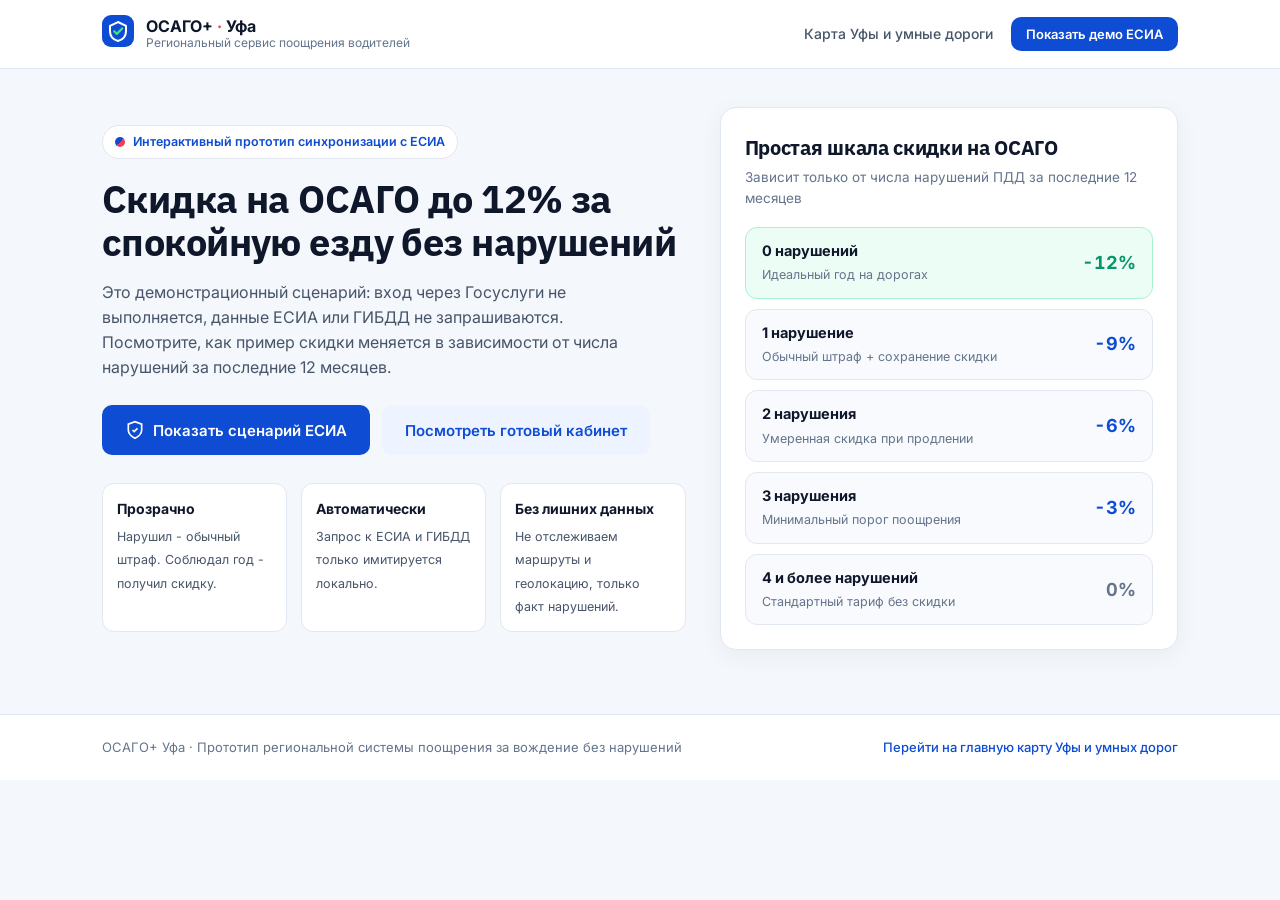
<file: osago/index.html>
<!DOCTYPE html>
<html lang="ru">
<head>
  <meta charset="UTF-8">
  <meta name="viewport" content="width=device-width, initial-scale=1.0">
  <title>ОСАГО+ Уфа | Синхронизация через Госуслуги и скидка за аккуратное вождение</title>
  <link rel="preconnect" href="https://fonts.googleapis.com">
  <link rel="preconnect" href="https://fonts.gstatic.com" crossorigin>
  <link href="https://fonts.googleapis.com/css2?family=IBM+Plex+Sans:wght@400;500;600;700&family=Inter:wght@400;500;600;700&display=swap" rel="stylesheet">
  <link rel="stylesheet" href="styles.css">
</head>
<body>
  <!-- Шапка сервиса -->
  <header class="gu-header">
    <div class="container gu-header-inner">
      <a href="#top" class="gu-brand">
        <span class="gu-logo" aria-hidden="true">
          <svg width="32" height="32" viewBox="0 0 32 32" fill="none">
            <rect width="32" height="32" rx="9" fill="#0D4CD3"/>
            <path d="M16 7L24 10.8V16.2C24 21 20.6 24.7 16 26C11.4 24.7 8 21 8 16.2V10.8L16 7Z" stroke="white" stroke-width="2"/>
            <path d="M12.2 16.3L14.8 18.9L20.2 13.5" stroke="#4ADE80" stroke-width="2.2" stroke-linecap="round" stroke-linejoin="round"/>
          </svg>
        </span>
        <span class="gu-brand-text">
          <strong>ОСАГО+ <span class="accent-dot">·</span> Уфа</strong>
          <small>Региональный сервис поощрения водителей</small>
        </span>
      </a>

      <div class="gu-nav-actions">
        <a href="../index.html" class="btn-link">Карта Уфы и умные дороги</a>
        <button type="button" id="header-auth-btn" class="btn btn-gu btn-sm">
          <span>Показать демо ЕСИА</span>
        </button>
      </div>
    </div>
  </header>

  <main id="top" class="container main-wrap">
    <!-- Экран приветствия / авторизации (до синхронизации) -->
    <section id="welcome-view" class="welcome-section">
      <div class="welcome-grid">
        <div class="welcome-copy">
          <div class="pill-badge">
            <span class="gu-flag"></span>
            <span>Интерактивный прототип синхронизации с ЕСИА</span>
          </div>
          <h1>Скидка на ОСАГО до 12% за спокойную езду без нарушений</h1>
          <p class="welcome-lead">
            Это демонстрационный сценарий: вход через Госуслуги не выполняется, данные ЕСИА или ГИБДД не запрашиваются. Посмотрите, как пример скидки меняется в зависимости от числа нарушений за последние 12 месяцев.
          </p>

          <div class="welcome-cta">
            <button type="button" id="btn-open-gu" class="btn btn-gu btn-lg">
              <svg width="20" height="20" viewBox="0 0 24 24" fill="none" stroke="currentColor" stroke-width="2"><path d="M12 22s8-4 8-10V5l-8-3-8 3v7c0 6 8 10 8 10z"/><path d="M9 12l2 2 4-4"/></svg>
              <span>Показать сценарий ЕСИА</span>
            </button>
            <button type="button" id="btn-quick-demo" class="btn btn-soft btn-lg">Посмотреть готовый кабинет</button>
          </div>

          <div class="trust-list">
            <div class="trust-item">
              <strong>Прозрачно</strong>
              <span>Нарушил - обычный штраф. Соблюдал год - получил скидку.</span>
            </div>
            <div class="trust-item">
              <strong>Автоматически</strong>
              <span>Запрос к ЕСИА и ГИБДД только имитируется локально.</span>
            </div>
            <div class="trust-item">
              <strong>Без лишних данных</strong>
              <span>Не отслеживаем маршруты и геолокацию, только факт нарушений.</span>
            </div>
          </div>
        </div>

        <aside class="scale-card">
          <div class="scale-card-head">
            <h2>Простая шкала скидки на ОСАГО</h2>
            <p>Зависит только от числа нарушений ПДД за последние 12 месяцев</p>
          </div>
          <div class="scale-items">
            <div class="scale-pill best">
              <div>
                <strong>0 нарушений</strong>
                <span>Идеальный год на дорогах</span>
              </div>
              <span class="pct">-12%</span>
            </div>
            <div class="scale-pill">
              <div>
                <strong>1 нарушение</strong>
                <span>Обычный штраф + сохранение скидки</span>
              </div>
              <span class="pct">-9%</span>
            </div>
            <div class="scale-pill">
              <div>
                <strong>2 нарушения</strong>
                <span>Умеренная скидка при продлении</span>
              </div>
              <span class="pct">-6%</span>
            </div>
            <div class="scale-pill">
              <div>
                <strong>3 нарушения</strong>
                <span>Минимальный порог поощрения</span>
              </div>
              <span class="pct">-3%</span>
            </div>
            <div class="scale-pill zero">
              <div>
                <strong>4 и более нарушений</strong>
                <span>Стандартный тариф без скидки</span>
              </div>
              <span class="pct">0%</span>
            </div>
          </div>
        </aside>
      </div>
    </section>

    <!-- Синхронизированный личный кабинет водителя -->
    <section id="dashboard-view" class="dashboard-section hidden">
      <!-- Верхняя карточка профиля из Госуслуг -->
      <div class="profile-banner">
        <div class="profile-left">
          <div class="profile-avatar">АА</div>
          <div>
            <div class="sync-chip">
              <span class="sync-dot"></span>
              <span>Демонстрационный сценарий ЕСИА · <em id="sync-time">не подключено</em></span>
            </div>
            <h2>Демо-профиль водителя</h2>
            <p class="profile-meta">Тестовые данные · г. Уфа</p>
          </div>
        </div>
        <div class="profile-right">
          <button type="button" id="btn-resync" class="btn btn-soft btn-sm">Повторить демо</button>
          <button type="button" id="btn-logout" class="btn btn-ghost btn-sm">Выйти</button>
        </div>
      </div>

      <!-- Переключатель сценариев для демонстрации прототипа -->
      <div class="scenario-bar">
        <span class="scenario-label">Проверка сценариев (прототип):</span>
        <div class="scenario-buttons" id="scenario-buttons">
          <button type="button" class="scen-btn active" data-v="0">0 нарушений (12%)</button>
          <button type="button" class="scen-btn" data-v="1">1 нарушение (9%)</button>
          <button type="button" class="scen-btn" data-v="2">2 нарушения (6%)</button>
          <button type="button" class="scen-btn" data-v="3">3 нарушения (3%)</button>
          <button type="button" class="scen-btn" data-v="4">4+ нарушений (0%)</button>
        </div>
      </div>

      <!-- Основная сетка кабинета -->
      <div class="dash-grid">
        <!-- Левая колонка: статус скидки + расчет -->
        <div class="dash-col">
          <div class="card hero-status-card" id="status-card">
            <div class="status-top">
              <div>
                <span class="muted-label">Ваша скидка на ОСАГО</span>
                <div class="big-discount" id="dash-discount">12%</div>
              </div>
              <div class="viol-counter-box">
                <strong id="dash-viol-count">0</strong>
                <span>нарушений за 12 мес.</span>
              </div>
            </div>
            <p class="status-message" id="dash-message">
              Отличный результат! За последние 12 месяцев нарушений ПДД не зафиксировано. Вам доступна максимальная скидка 12% при оформлении ОСАГО.
            </p>
            <div class="progress-steps" id="dash-steps"></div>
          </div>

          <!-- Быстрый расчет стоимости полиса -->
          <div class="card">
            <div class="card-head-row">
              <h3>Расчет вашего полиса ОСАГО</h3>
              <span class="muted-label">Базовая цена -> со скидкой</span>
            </div>
            <div class="slider-block">
              <label for="dash-osago-range">
                <span>Стоимость полиса без скидки</span>
                <strong id="dash-base-val">10 500 ₽</strong>
              </label>
              <input type="range" id="dash-osago-range" min="4000" max="25000" step="500" value="10500">
            </div>
            <div class="price-summary">
              <div>
                <span>Экономия по программе</span>
                <strong class="text-green" id="dash-save-val">- 1 260 ₽</strong>
              </div>
              <div>
                <span>Итого к оплате за ОСАГО</span>
                <strong class="final-rub" id="dash-final-val">9 240 ₽</strong>
              </div>
            </div>
          </div>

          <!-- История постановлений ГИБДД за 12 месяцев -->
          <div class="card">
            <div class="card-head-row">
              <h3>Примеры постановлений за последние 12 месяцев</h3>
              <span class="muted-label" id="decree-subtitle">Демо-постановления</span>
            </div>
            <div id="decree-list" class="decree-list"></div>
          </div>
        </div>

        <!-- Правая колонка: электронный сертификат и передача в страховую -->
        <div class="dash-col">
          <div class="card cert-card" id="cert-card">
            <div class="cert-header">
              <div>
                <span class="cert-eyebrow">Макет сертификата · демо</span>
                <h3>Скидка на ОСАГО · Республика Башкортостан</h3>
              </div>
              <span class="cert-status" id="cert-status-pill">Макет</span>
            </div>

            <div class="cert-body">
              <div class="cert-fields">
                <div><span>Владелец</span><strong>Демонстрационный пользователь</strong></div>
                <div><span>Автомобиль</span><strong>Тестовый автомобиль · г. Уфа</strong></div>
                <div><span>Номер макета</span><strong id="cert-id">DEMO-RB-OSAGO-0001</strong></div>
                <div><span>Размер скидки</span><strong id="cert-pct" class="text-blue">12%</strong></div>
                <div><span>Период расчета</span><strong>12 месяцев · пример</strong></div>
              </div>
              <div class="cert-qr" aria-label="QR-код сертификата">
                <svg viewBox="0 0 80 80" width="84" height="84">
                  <rect width="80" height="80" rx="6" fill="#FFFFFF"/>
                  <rect x="6" y="6" width="22" height="22" rx="2" fill="#0F172A"/>
                  <rect x="10" y="10" width="14" height="14" fill="#FFFFFF"/>
                  <rect x="13" y="13" width="8" height="8" fill="#0F172A"/>
                  <rect x="52" y="6" width="22" height="22" rx="2" fill="#0F172A"/>
                  <rect x="56" y="10" width="14" height="14" fill="#FFFFFF"/>
                  <rect x="59" y="13" width="8" height="8" fill="#0F172A"/>
                  <rect x="6" y="52" width="22" height="22" rx="2" fill="#0F172A"/>
                  <rect x="10" y="56" width="14" height="14" fill="#FFFFFF"/>
                  <rect x="13" y="59" width="8" height="8" fill="#0F172A"/>
                  <rect x="34" y="10" width="6" height="6" fill="#0F172A"/>
                  <rect x="34" y="22" width="12" height="6" fill="#0F172A"/>
                  <rect x="34" y="34" width="12" height="12" fill="#0D4CD3"/>
                  <rect x="52" y="34" width="10" height="6" fill="#0F172A"/>
                  <rect x="66" y="34" width="8" height="14" fill="#0F172A"/>
                  <rect x="34" y="52" width="8" height="8" fill="#0F172A"/>
                  <rect x="48" y="52" width="12" height="6" fill="#0F172A"/>
                  <rect x="46" y="64" width="14" height="10" fill="#0F172A"/>
                  <rect x="64" y="60" width="10" height="14" fill="#0F172A"/>
                </svg>
                <span>Демо-код · не документ</span>
              </div>
            </div>

            <div class="insurer-box">
              <label for="insurer-select">Посмотреть пример скидки для страховой (демо):</label>
              <div class="insurer-row">
                <select id="insurer-select">
                  <option value="АльфаСтрахование">АльфаСтрахование</option>
                  <option value="Ингосстрах">Ингосстрах</option>
                  <option value="РЕСО-Гарантия">РЕСО-Гарантия</option>
                  <option value="ВСК">Страховой Дом ВСК</option>
                  <option value="Т-Страхование">Т-Страхование</option>
                </select>
                <button type="button" id="btn-send-insurer" class="btn btn-gu">Показать результат</button>
              </div>
              <div id="insurer-toast" class="toast-msg" role="status" aria-live="polite"></div>
            </div>
          </div>

          <div class="card info-friendly-card">
            <h3>Как сохранить максимальную скидку</h3>
            <ul>
              <li>Скидка пересчитывается один раз в год при продлении полиса ОСАГО.</li>
              <li>Если штраф отменен после обжалования на Госуслугах, он автоматически удаляется из счетчика.</li>
              <li>Нарушения свыше 3 в год обнуляют скидку только на ближайший страховой период - в следующем году счетчик снова начинается с нуля.</li>
            </ul>
          </div>
        </div>
      </div>
    </section>
  </main>

  <!-- Модальное окно синхронизации через Госуслуги (ЕСИА) -->
  <div id="gu-modal" class="modal-backdrop hidden" role="dialog" aria-modal="true" aria-labelledby="gu-modal-title">
    <div class="modal-card">
      <div class="modal-head">
        <div class="gu-wordmark">
          <span class="gu-blue">гос</span><span class="gu-red">услуги</span>
          <small>Имитация · без подключения</small>
        </div>
        <button type="button" id="btn-close-modal" class="close-btn" aria-label="Закрыть">&times;</button>
      </div>

      <div id="modal-step-consent">
        <h3 id="gu-modal-title">Демонстрация сценария ЕСИА</h3>
        <p class="modal-desc">В рабочем сервисе здесь могло бы появиться согласие на чтение данных. В этом прототипе реальные данные не запрашиваются и никуда не отправляются.</p>
        <ul class="consent-list">
          <li>Показ демонстрационного профиля и расчетного периода</li>
          <li>Пример числа постановлений без реальной истории водителя</li>
          <li>Расчет скидки по выбранному сценарию</li>
        </ul>
        <div class="modal-notice">
          Это макет интерфейса: входа в ЕСИА, запроса к ГИБДД и передачи в страховую нет.
        </div>
        <div class="modal-actions">
          <button type="button" id="btn-confirm-gu" class="btn btn-gu">Запустить демонстрацию</button>
          <button type="button" id="btn-cancel-gu" class="btn btn-soft">Отмена</button>
        </div>
      </div>

      <div id="modal-step-loading" class="hidden sync-loading">
        <div class="spinner"></div>
        <h3 id="loading-title">Подключение к ЕСИА...</h3>
        <p id="loading-sub" class="muted-label">Проверка учетной записи водителя</p>
      </div>
    </div>
  </div>

  <footer class="gu-footer">
    <div class="container gu-footer-inner">
      <span>ОСАГО+ Уфа · Прототип региональной системы поощрения за вождение без нарушений</span>
      <a href="../index.html">Перейти на главную карту Уфы и умных дорог</a>
    </div>
  </footer>

  <script src="app.js"></script>
</body>
</html>
</file>
<file: osago/styles.css>
:root {
  --bg: #F4F7FB;
  --surface: #FFFFFF;
  --surface-soft: #F8FAFD;
  --border: #E2E8F0;
  --border-strong: #CBD5E1;

  --text: #0F172A;
  --text-2: #475569;
  --text-muted: #64748B;

  --gu-blue: #0D4CD3;
  --gu-blue-hover: #0A3EB0;
  --gu-blue-soft: #EDF3FF;
  --gu-red: #EE3F58;

  --green: #059669;
  --green-soft: #ECFDF5;
  --green-border: #A7F3D0;

  --amber: #D97706;
  --amber-soft: #FFFBEB;

  --radius: 16px;
  --radius-sm: 10px;
  --shadow: 0 6px 24px rgba(15, 23, 42, 0.05);
}

*, *::before, *::after { box-sizing: border-box; }

body {
  margin: 0;
  font-family: 'Inter', 'IBM Plex Sans', -apple-system, BlinkMacSystemFont, sans-serif;
  background: var(--bg);
  color: var(--text);
  line-height: 1.55;
  font-size: 15px;
  -webkit-font-smoothing: antialiased;
}

h1, h2, h3 {
  font-family: 'IBM Plex Sans', 'Inter', sans-serif;
  margin: 0;
  letter-spacing: -0.015em;
}

p { margin: 0; }
.hidden { display: none !important; }

.container {
  max-width: 1120px;
  margin: 0 auto;
  padding: 0 22px;
}

/* Header */
.gu-header {
  position: sticky;
  top: 0;
  z-index: 100;
  background: rgba(255, 255, 255, 0.94);
  backdrop-filter: blur(10px);
  border-bottom: 1px solid var(--border);
}

.gu-header-inner {
  height: 68px;
  display: flex;
  align-items: center;
  justify-content: space-between;
  gap: 16px;
}

.gu-brand {
  display: flex;
  align-items: center;
  gap: 12px;
  text-decoration: none;
  color: inherit;
}

.gu-brand-text {
  display: flex;
  flex-direction: column;
  line-height: 1.2;
}

.gu-brand-text strong {
  font-size: 16px;
  font-weight: 700;
}

.accent-dot { color: var(--gu-red); }

.gu-brand-text small {
  font-size: 12px;
  color: var(--text-muted);
}

.gu-nav-actions {
  display: flex;
  align-items: center;
  gap: 18px;
}

.btn-link {
  text-decoration: none;
  font-size: 14px;
  font-weight: 500;
  color: var(--text-2);
}

.btn-link:hover { color: var(--gu-blue); }

/* Buttons */
.btn {
  display: inline-flex;
  align-items: center;
  justify-content: center;
  gap: 8px;
  padding: 11px 18px;
  border-radius: var(--radius-sm);
  border: 1px solid transparent;
  font-family: inherit;
  font-size: 14px;
  font-weight: 600;
  cursor: pointer;
  transition: all 0.16s ease;
}

.btn-lg { padding: 14px 22px; font-size: 15px; }
.btn-sm { padding: 8px 14px; font-size: 13px; }

.btn-gu {
  background: var(--gu-blue);
  color: #FFFFFF;
}

.btn-gu:hover { background: var(--gu-blue-hover); }

.btn-soft {
  background: var(--gu-blue-soft);
  color: var(--gu-blue);
}

.btn-soft:hover { background: #DCE8FF; }

.btn-ghost {
  background: transparent;
  color: var(--text-2);
  border-color: var(--border-strong);
}

.btn-ghost:hover { background: var(--surface-soft); }

/* Main */
.main-wrap {
  padding-top: 38px;
  padding-bottom: 64px;
}

/* Welcome View */
.welcome-grid {
  display: grid;
  grid-template-columns: 1.12fr 0.88fr;
  gap: 34px;
  align-items: center;
}

.pill-badge {
  display: inline-flex;
  align-items: center;
  gap: 8px;
  padding: 6px 12px;
  background: var(--surface);
  border: 1px solid var(--border);
  border-radius: 999px;
  font-size: 12.5px;
  font-weight: 600;
  color: var(--gu-blue);
  margin-bottom: 18px;
}

.gu-flag {
  width: 10px;
  height: 10px;
  border-radius: 50%;
  background: linear-gradient(135deg, var(--gu-blue) 50%, var(--gu-red) 50%);
}

.welcome-copy h1 {
  font-size: 38px;
  line-height: 1.15;
  margin-bottom: 16px;
}

.welcome-lead {
  font-size: 16px;
  color: var(--text-2);
  margin-bottom: 26px;
  max-width: 560px;
}

.welcome-cta {
  display: flex;
  flex-wrap: wrap;
  gap: 12px;
  margin-bottom: 28px;
}

.trust-list {
  display: grid;
  grid-template-columns: repeat(3, 1fr);
  gap: 14px;
}

.trust-item {
  background: var(--surface);
  border: 1px solid var(--border);
  border-radius: 12px;
  padding: 14px;
}

.trust-item strong {
  display: block;
  font-size: 14px;
  margin-bottom: 4px;
}

.trust-item span {
  font-size: 12.5px;
  color: var(--text-2);
}

.scale-card {
  background: var(--surface);
  border: 1px solid var(--border);
  border-radius: var(--radius);
  padding: 24px;
  box-shadow: var(--shadow);
}

.scale-card-head h2 {
  font-size: 20px;
  margin-bottom: 4px;
}

.scale-card-head p {
  font-size: 13.5px;
  color: var(--text-muted);
  margin-bottom: 18px;
}

.scale-items {
  display: flex;
  flex-direction: column;
  gap: 10px;
}

.scale-pill {
  display: flex;
  justify-content: space-between;
  align-items: center;
  padding: 12px 16px;
  border-radius: 12px;
  background: var(--surface-soft);
  border: 1px solid var(--border);
}

.scale-pill strong {
  display: block;
  font-size: 14.5px;
}

.scale-pill span {
  font-size: 12.5px;
  color: var(--text-muted);
}

.scale-pill .pct {
  font-size: 18px;
  font-weight: 700;
  color: var(--gu-blue);
  font-variant-numeric: tabular-nums;
}

.scale-pill.best {
  background: var(--green-soft);
  border-color: var(--green-border);
}

.scale-pill.best .pct { color: var(--green); }
.scale-pill.zero .pct { color: var(--text-muted); }

/* Dashboard View */
.profile-banner {
  background: var(--surface);
  border: 1px solid var(--border);
  border-radius: var(--radius);
  padding: 20px 24px;
  display: flex;
  justify-content: space-between;
  align-items: center;
  gap: 16px;
  flex-wrap: wrap;
  box-shadow: var(--shadow);
  margin-bottom: 16px;
}

.profile-left {
  display: flex;
  align-items: center;
  gap: 16px;
}

.profile-avatar {
  width: 52px;
  height: 52px;
  border-radius: 14px;
  background: var(--gu-blue);
  color: #FFFFFF;
  display: flex;
  align-items: center;
  justify-content: center;
  font-size: 18px;
  font-weight: 700;
  flex-shrink: 0;
}

.sync-chip {
  display: inline-flex;
  align-items: center;
  gap: 7px;
  font-size: 12px;
  font-weight: 600;
  color: var(--green);
  margin-bottom: 3px;
}

.sync-chip em { font-style: normal; color: var(--text-muted); font-weight: 500; }

.sync-dot {
  width: 8px;
  height: 8px;
  border-radius: 50%;
  background: var(--green);
}

.profile-banner h2 { font-size: 20px; }
.profile-meta { font-size: 13px; color: var(--text-muted); margin-top: 2px; }

.profile-right {
  display: flex;
  gap: 8px;
}

.scenario-bar {
  display: flex;
  align-items: center;
  flex-wrap: wrap;
  gap: 10px;
  margin-bottom: 20px;
  padding: 12px 16px;
  background: var(--surface);
  border: 1px solid var(--border);
  border-radius: 12px;
}

.scenario-label {
  font-size: 13px;
  font-weight: 600;
  color: var(--text-2);
}

.scenario-buttons {
  display: flex;
  flex-wrap: wrap;
  gap: 8px;
}

.scen-btn {
  padding: 6px 12px;
  border-radius: 999px;
  border: 1px solid var(--border-strong);
  background: var(--surface-soft);
  color: var(--text-2);
  font-family: inherit;
  font-size: 12.5px;
  font-weight: 600;
  cursor: pointer;
}

.scen-btn.active {
  background: var(--gu-blue);
  border-color: var(--gu-blue);
  color: #FFFFFF;
}

.dash-grid {
  display: grid;
  grid-template-columns: 1.05fr 0.95fr;
  gap: 20px;
  align-items: start;
}

.dash-col {
  display: flex;
  flex-direction: column;
  gap: 20px;
}

.card {
  background: var(--surface);
  border: 1px solid var(--border);
  border-radius: var(--radius);
  padding: 22px;
  box-shadow: var(--shadow);
}

.muted-label {
  font-size: 12.5px;
  color: var(--text-muted);
}

.hero-status-card {
  background: linear-gradient(180deg, #FFFFFF 0%, #F7FAFF 100%);
}

.status-top {
  display: flex;
  justify-content: space-between;
  align-items: center;
  margin-bottom: 12px;
}

.big-discount {
  font-size: 46px;
  font-weight: 700;
  color: var(--green);
  line-height: 1.05;
  font-variant-numeric: tabular-nums;
}

.viol-counter-box {
  text-align: center;
  padding: 12px 16px;
  background: var(--surface);
  border: 1px solid var(--border);
  border-radius: 12px;
}

.viol-counter-box strong {
  display: block;
  font-size: 26px;
  line-height: 1;
  margin-bottom: 4px;
}

.viol-counter-box span {
  font-size: 11.5px;
  color: var(--text-muted);
}

.status-message {
  font-size: 14px;
  color: var(--text-2);
  margin-bottom: 16px;
}

.progress-steps {
  display: grid;
  grid-template-columns: repeat(5, 1fr);
  gap: 6px;
}

.p-step {
  text-align: center;
  padding: 8px 4px;
  border-radius: 8px;
  border: 1px solid var(--border);
  background: var(--surface);
  font-size: 12px;
  color: var(--text-muted);
}

.p-step strong { display: block; font-size: 13px; color: var(--text); }
.p-step.current {
  border-color: var(--gu-blue);
  background: var(--gu-blue-soft);
  color: var(--gu-blue);
}
.p-step.current strong { color: var(--gu-blue); }

.card-head-row {
  display: flex;
  justify-content: space-between;
  align-items: baseline;
  gap: 12px;
  margin-bottom: 14px;
}

.card-head-row h3 { font-size: 17px; }

.slider-block label {
  display: flex;
  justify-content: space-between;
  font-size: 13.5px;
  color: var(--text-2);
  margin-bottom: 8px;
}

.slider-block input[type="range"] {
  width: 100%;
  accent-color: var(--gu-blue);
}

.price-summary {
  margin-top: 16px;
  padding-top: 14px;
  border-top: 1px solid var(--border);
  display: flex;
  justify-content: space-between;
  gap: 16px;
}

.price-summary span {
  display: block;
  font-size: 12.5px;
  color: var(--text-muted);
}

.text-green { color: var(--green); font-size: 18px; }
.text-blue { color: var(--gu-blue); }
.final-rub { font-size: 22px; color: var(--text); font-variant-numeric: tabular-nums; }

/* Decree list */
.decree-list {
  display: flex;
  flex-direction: column;
  gap: 10px;
}

.decree-empty {
  padding: 18px;
  border-radius: 12px;
  background: var(--green-soft);
  border: 1px solid var(--green-border);
  color: var(--green);
  font-size: 14px;
  font-weight: 500;
}

.decree-item {
  padding: 12px 14px;
  border-radius: 10px;
  background: var(--surface-soft);
  border: 1px solid var(--border);
  display: flex;
  justify-content: space-between;
  gap: 12px;
}

.decree-item strong { display: block; font-size: 13.5px; margin-bottom: 2px; }
.decree-item span { font-size: 12.5px; color: var(--text-muted); }
.decree-fine {
  font-size: 13px;
  font-weight: 600;
  color: var(--text);
  white-space: nowrap;
}

/* Certificate Card */
.cert-card {
  border: 1px solid #C7D8FC;
  background: linear-gradient(180deg, #FFFFFF 0%, #F4F8FF 100%);
}

.cert-header {
  display: flex;
  justify-content: space-between;
  align-items: flex-start;
  gap: 12px;
  padding-bottom: 14px;
  border-bottom: 1px solid var(--border);
  margin-bottom: 16px;
}

.cert-eyebrow {
  display: block;
  font-size: 11.5px;
  font-weight: 700;
  text-transform: uppercase;
  letter-spacing: 0.05em;
  color: var(--gu-blue);
  margin-bottom: 3px;
}

.cert-status {
  padding: 4px 10px;
  border-radius: 999px;
  font-size: 12px;
  font-weight: 600;
  background: var(--green-soft);
  color: var(--green);
  border: 1px solid var(--green-border);
}

.cert-status.inactive {
  background: #FEF2F2;
  color: #B91C1C;
  border-color: #FECACA;
}

.cert-body {
  display: flex;
  justify-content: space-between;
  align-items: center;
  gap: 16px;
  margin-bottom: 18px;
}

.cert-fields {
  display: flex;
  flex-direction: column;
  gap: 8px;
  flex: 1;
}

.cert-fields div {
  display: flex;
  justify-content: space-between;
  gap: 10px;
  font-size: 13px;
}

.cert-fields span { color: var(--text-muted); }

.cert-qr {
  text-align: center;
  padding: 10px;
  background: #FFFFFF;
  border: 1px solid var(--border);
  border-radius: 12px;
}

.cert-qr span {
  display: block;
  font-size: 10.5px;
  font-weight: 600;
  color: var(--gu-blue);
  margin-top: 4px;
}

.insurer-box {
  padding-top: 14px;
  border-top: 1px solid var(--border);
}

.insurer-box label {
  display: block;
  font-size: 13px;
  font-weight: 500;
  color: var(--text-2);
  margin-bottom: 8px;
}

.insurer-row {
  display: flex;
  gap: 10px;
}

.insurer-row select {
  flex: 1;
  padding: 10px 12px;
  border-radius: var(--radius-sm);
  border: 1px solid var(--border-strong);
  font-family: inherit;
  font-size: 14px;
  background: #FFFFFF;
}

.toast-msg {
  margin-top: 10px;
  font-size: 13px;
  color: var(--green);
  font-weight: 500;
  min-height: 20px;
}

.info-friendly-card h3 { font-size: 16px; margin-bottom: 10px; }
.info-friendly-card ul {
  margin: 0;
  padding-left: 18px;
  font-size: 13.5px;
  color: var(--text-2);
  display: flex;
  flex-direction: column;
  gap: 8px;
}

/* Modal */
.modal-backdrop {
  position: fixed;
  inset: 0;
  z-index: 500;
  background: rgba(15, 23, 42, 0.52);
  backdrop-filter: blur(4px);
  display: flex;
  align-items: center;
  justify-content: center;
  padding: 16px;
}

.modal-card {
  width: 100%;
  max-width: 460px;
  background: #FFFFFF;
  border-radius: var(--radius);
  padding: 24px;
  box-shadow: 0 20px 50px rgba(15, 23, 42, 0.25);
}

.modal-head {
  display: flex;
  justify-content: space-between;
  align-items: center;
  margin-bottom: 16px;
}

.gu-wordmark {
  font-size: 20px;
  font-weight: 700;
  display: flex;
  align-items: baseline;
  gap: 8px;
}

.gu-blue { color: var(--gu-blue); }
.gu-red { color: var(--gu-red); }
.gu-wordmark small { font-size: 11.5px; color: var(--text-muted); font-weight: 500; }

.close-btn {
  border: none;
  background: var(--surface-soft);
  width: 32px;
  height: 32px;
  border-radius: 50%;
  font-size: 20px;
  cursor: pointer;
  color: var(--text-2);
}

.modal-card h3 { font-size: 18px; margin-bottom: 8px; }
.modal-desc { font-size: 13.5px; color: var(--text-2); margin-bottom: 12px; }

.consent-list {
  margin: 0 0 14px;
  padding-left: 18px;
  font-size: 13.5px;
  color: var(--text);
  display: flex;
  flex-direction: column;
  gap: 6px;
}

.modal-notice {
  padding: 10px 12px;
  border-radius: 8px;
  background: var(--gu-blue-soft);
  color: var(--gu-blue);
  font-size: 12.5px;
  margin-bottom: 18px;
}

.modal-actions {
  display: flex;
  gap: 10px;
}

.sync-loading {
  text-align: center;
  padding: 24px 10px;
}

.spinner {
  width: 38px;
  height: 38px;
  border: 3.5px solid #DBEAFE;
  border-top-color: var(--gu-blue);
  border-radius: 50%;
  margin: 0 auto 14px;
  animation: spin 0.8s linear infinite;
}

@keyframes spin { to { transform: rotate(360deg); } }

/* Footer */
.gu-footer {
  border-top: 1px solid var(--border);
  background: var(--surface);
  padding: 22px 0;
  font-size: 13px;
  color: var(--text-muted);
}

.gu-footer-inner {
  display: flex;
  justify-content: space-between;
  flex-wrap: wrap;
  gap: 12px;
}

.gu-footer a {
  color: var(--gu-blue);
  text-decoration: none;
  font-weight: 500;
}

@media (max-width: 900px) {
  .welcome-grid, .dash-grid { grid-template-columns: 1fr; }
  .trust-list { grid-template-columns: 1fr; }
  .welcome-copy h1 { font-size: 30px; }
}

@media (max-width: 560px) {
  .cert-body, .insurer-row { flex-direction: column; align-items: stretch; }
  .cert-qr { align-self: center; }
  .btn-link { display: none; }
}
</file>
